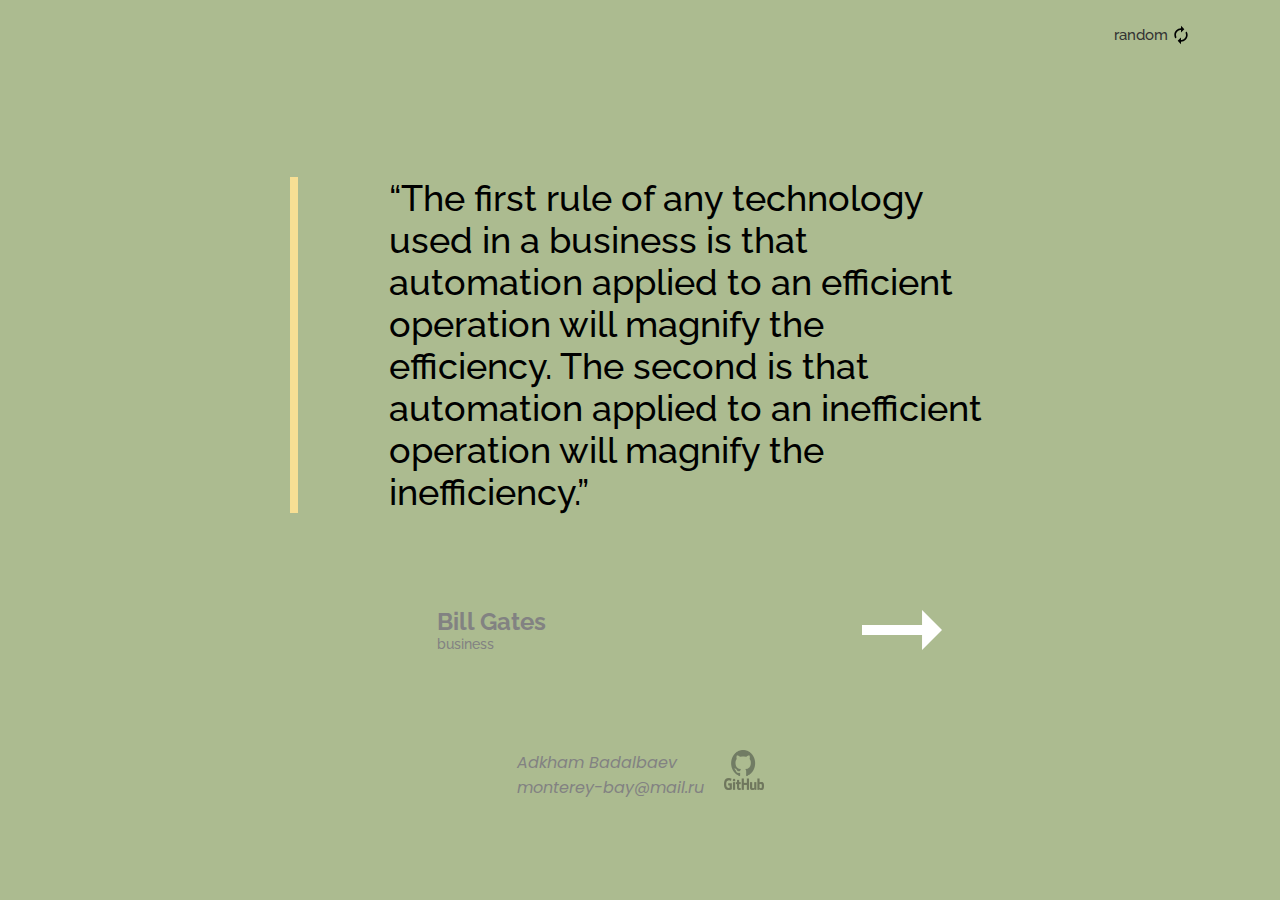
<file: index.html>
<!DOCTYPE html>
<html lang="en">
<head>
    <meta charset="UTF-8">
    <meta name="viewport" content="width=device-width, initial-scale=1.0">
    <meta name="description" content="Quotes of Bill Gates, Tony Robbins, Lana Del Rey and so on.">
    <title>Quote generator for healthy mind</title>
    <link rel="stylesheet" href="/style.css">
</head>
<body>
    <div class="oneQuoteContainer">
        <div id="randomBlock">
            <div class="randomButton">
                <a class="random js-random" href="#">
                    <p class="baseRandomButton">random</p>
                    <img class="autorenewIcon" src="/icons/autorenew-24px.svg" alt="">
                </a>
            </div>
        </div>
        <div id="quote">
            <div class="union">
                <div class="yellowLine"></div>
                <div class="phrase">
                    <p class="mainQuote js-mainQuote">
                        “The first rule of any technology
                        used in a business is that
                        automation applied to an efficient
                        operation will magnify the efficiency.
                        The second is that automation
                        applied to an inefficient operation
                        will magnify the inefficiency.”
                    </p>
                </div>
            </div>
        </div>
        <div id="authorsInfo">
            <a href="#" class="authorButton js-authorButton">
                <div class="name">
                        <p class="initials js-initials">Bill Gates</p>
                        <p class="area js-area">business</p>
                </div>
                <div class="icon">
                        <img src="/icons/arrow_right_alt-24px.svg" alt="">
                </div>
            </a>
        </div>
        <a href="https://github.com/adkhambitious" class="creator"><p class="adkhamB">Adkham Badalbaev</br>monterey-bay@mail.ru</p><img class="githubLogo" src="/icons/githubLogo.png" alt="githubLogo"></a>
    </div>
    
    
    <div class="allQuotesContainer hidden">
        <div id="randomBlock">
            <div class="randomButton">
                <a class="random" href="#">
                    <p class="randomClick js-randomClick">random</p>
                    <img src="/icons/autorenew-24px.svg" alt="">
                </a>
            </div>    
        </div>
        <div id="authorsBlock">
            <a href="#" class="author">
                <p class="authorInitials js-authorInitials">Bill Gates</p>
            </a>
        </div>
        
        <div class="quote">
            <div class="union">
                <div class="yellowLine"></div>
                <div class="phrase">
                    <p class="firstPhrase js-firstPhrase">
                        “The first rule of any technology
                        used in a business is that
                        automation applied to an efficient
                        operation will magnify the efficiency.
                        The second is that automation
                        applied to an inefficient operation
                        will magnify the inefficiency.”
                    </p>
                </div>
            </div>    
            <div class="union">
                <div class="yellowLine"></div>
                <div class="phrase">
                    <p class="secondPhrase js-secondPhrase">
                        “We always overestimate the
                        change that will occur in the next
                        two years and underestimate the
                        change that will occur in the next
                        ten. Don't let yourself be lulled into
                        inaction.”
                    </p>
                </div>
            </div>
            <div class="union">
                <div class="yellowLine"></div>
                <div class="phrase">
                    <p class="thirdPhrase js-thirdPhrase">
                        "Climate change is a terrible
                        problem, and it absolutely needs to
                        be solved. It deserves to be a huge
                        priority."
                    </p>
                </div>
            </div>
        </div>
    </div>
<script src="app.js">
</script>
</body>
</html>
</file>
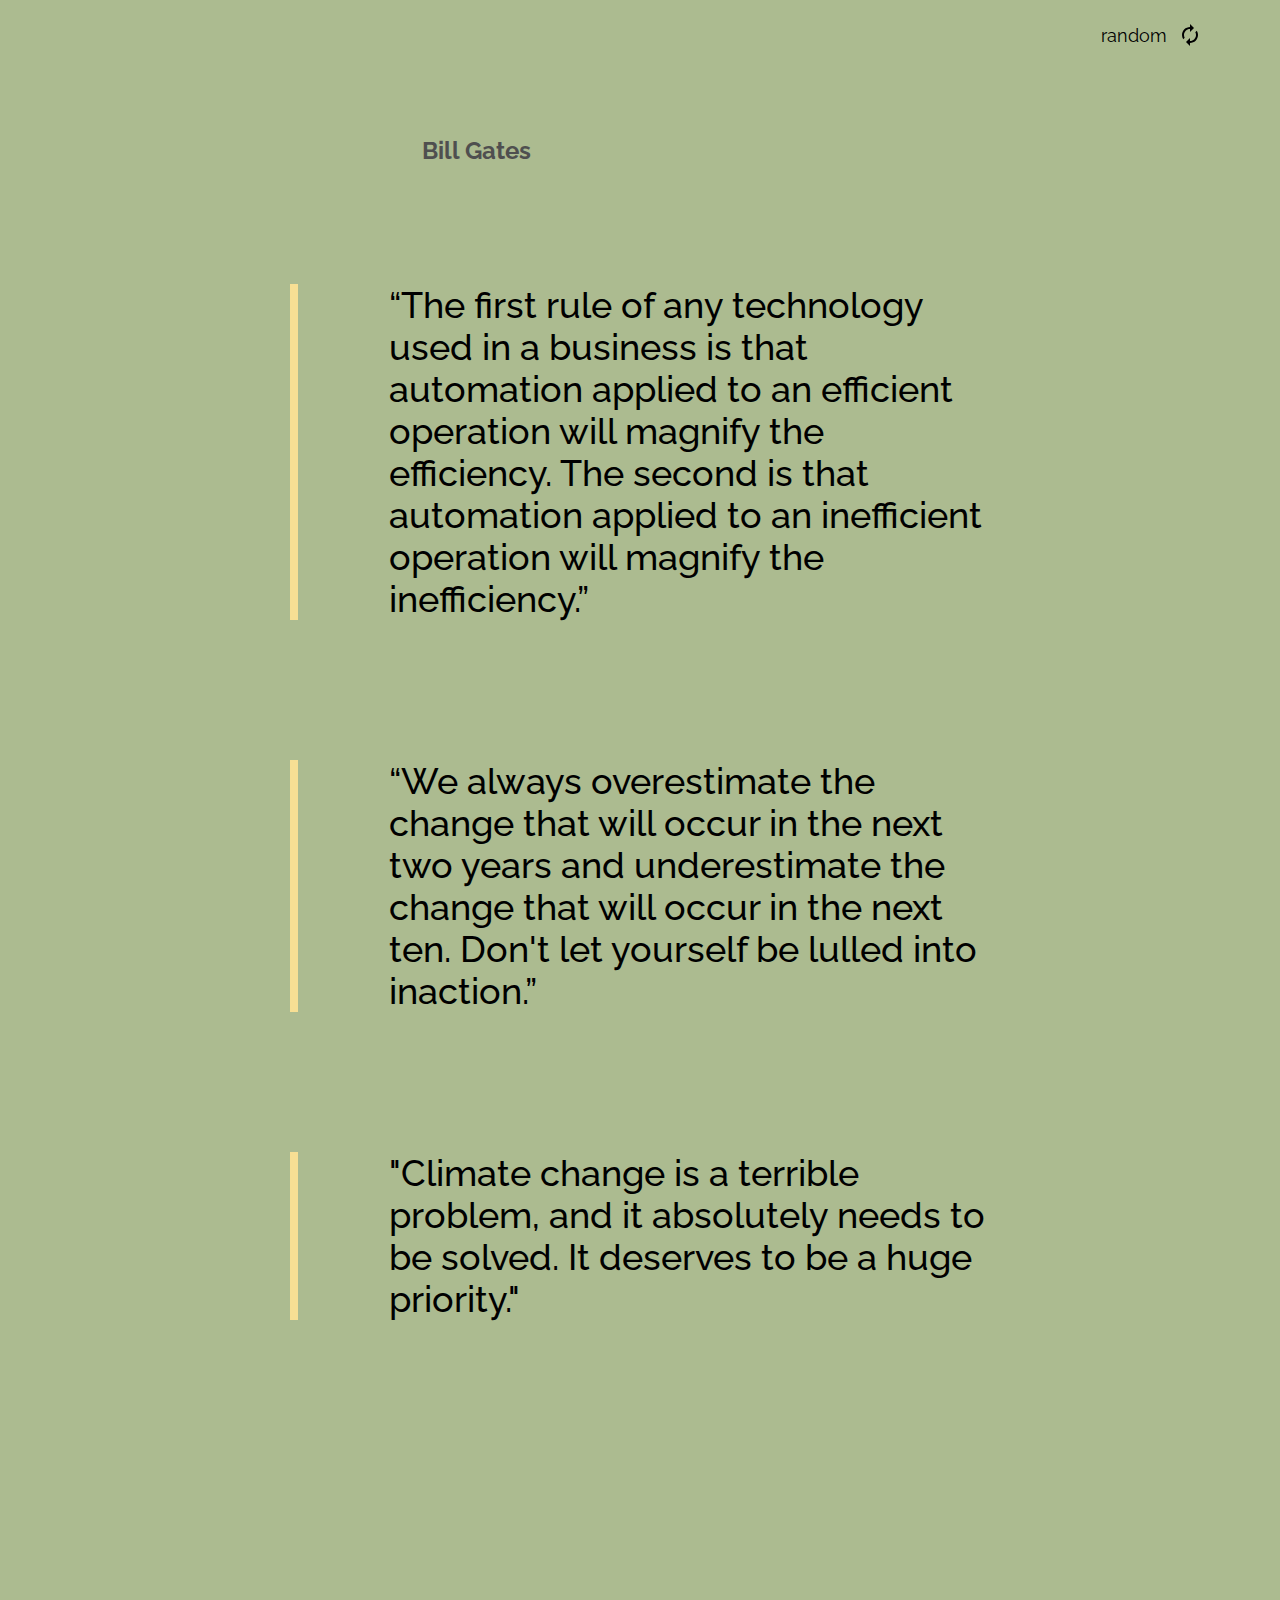
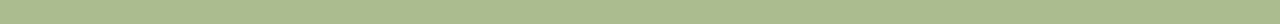
<file: authorsquote.html>
<!DOCTYPE html>
<html lang="en">
<head>
    <meta charset="UTF-8">
    <meta name="viewport" content="width=device-width, initial-scale=1.0">
    <title>authorsquote</title>
    <link rel="stylesheet" href="/quotestyle.css">
</head>
<body>
    <div class="allQuotesContainer">
        <div id="random_block">
            <div class="random_button">
                <a class="random" href="#">
                    <p>random</p>
                    <img src="/icons/autorenew-24px.svg" alt="">
                </a>
            </div>    
        </div>
        <div id="authors_block">
            <a href="#" class="author">
                <p class="initials">Bill Gates</p>
            </a>
        </div>
        
        <div class="quote">
            <div class="union">
                <div class="yellowline"></div>
                <div class="phrase">
                    <p class="one">
                        “The first rule of any technology
                        used in a business is that
                        automation applied to an efficient
                        operation will magnify the efficiency.
                        The second is that automation
                        applied to an inefficient operation
                        will magnify the inefficiency.”
                    </p>
                </div>
            </div>    
            <div class="union">
                <div class="yellowline"></div>
                <div class="phrase">
                    <p class="two">
                        “We always overestimate the
                        change that will occur in the next
                        two years and underestimate the
                        change that will occur in the next
                        ten. Don't let yourself be lulled into
                        inaction.”
                    </p>
                </div>
            </div>
            <div class="union">
                <div class="yellowline"></div>
                <div class="phrase">
                    <p class="three">
                        "Climate change is a terrible
                        problem, and it absolutely needs to
                        be solved. It deserves to be a huge
                        priority."
                    </p>
                </div>
            </div>
        </div>
    </div>
    <script src="app.js">
    </script>
</body>
</html>
</file>
<file: style.css>
@import url('base.css');

body {
    display: flex;
    justify-content: center;
}

.oneQuoteContainer {
    width: 1440px;
    height: 100vh;
    background-color: rgb(172, 187, 144);
    display: flex;
    flex-direction: column;
    align-items: center;
}

#random_block {
    width: 100%;
    height: 70px; 
    display: flex;
}

.randomButton {
    width: 20%;
    height: 100%;
    margin-left: auto;
    display: flex;
    justify-content: center;
    align-items: center;
}

.random {
    display: flex;
    align-items: center;
    justify-content: center;
    cursor: pointer;
    padding: 7px;
}

.autorenewIcon {
    width: 20px;
    height: auto;
}

.random:hover {
    background-color: #F7DF94;
    border: 1px solid #333333;
    border-radius: 10px;
}

.baseRandomButton {
    font-size: 18px;
    font-family: 'Raleway', sans-serif;
    font-weight: 500;
    color: #333333;
    margin-right: 3px;
}

.randomButton a {
    text-decoration: none;
}

#quote {
    width: 100%;
    height: 500px;
    display: flex;
    align-items: center;
    justify-content: center;
}
 
.union {
    position: relative;
    display: flex;
    flex-direction: row;
    width: 45%;
    height: auto;
}

.yellowLine {
    position: absolute;
    width: 8px;
    height: 100%;
    background-color: #F7DF94;
}

.phrase {
    font-size: 36px;
    font-family: 'Raleway', sans-serif;
    font-weight: 500;
    font-style: normal;
    color: #000000;
    min-width: 50%;
    height: auto;
}

#authorsInfo {
   width: 100%;
   height: 20%; 
   display: flex;
   justify-content: center;
}

.authorButton {
    width: 43%;
    height: 120px;
    display: flex;
    flex-direction: row;
    align-items: center;
    justify-content: space-between;
    margin-left: 7%;
}

#authorsInfo a {
    text-decoration: none;
}

.authorButton .name {
    width: 60%;
    height: 100%;
    display: flex;
    flex-direction: column;
    justify-content: center;
    margin-left: 5%;
}

.authorButton .initials {
    font-family: 'Raleway', sans-serif;
    font-weight: bold;
    font-size: 24px;
    line-height: 28px;
    color: #828282;
}

.authorButton .area {
    font-family: 'Raleway', sans-serif;
    font-weight: 500;
    color: #828282;
    font-size: 14px;
    line-height: 16px;
}

.authorButton .icon {
    width: 10%;
    height: 100%;
    display: flex;
    margin-right: 30px;
    justify-content: center;
}

.authorButton:hover {
    background-color: #333333;
}

.authorButton:hover .initials, 
.authorButton:hover .area {
    color: #F2F2F2;
}

.creator {
    width: 20%;
    height: 50px;
    display: flex;
    justify-content: center;
    text-decoration: none;
}

.adkhamB {
    font-family: 'Poppins', sans-serif;
    font-style: italic;
    color: #828282;
}

.githubLogo {
    width: 40px;
    height: 40px;
    margin-left: 20px;
    opacity: 0.4;
}

.allQuotesContainer {
    width: 1440px;
    height: 1624px;
    background-color: rgb(172, 187, 144);
    ;
    display: flex;
    
    flex-direction: column;
    align-items: center;
}

.hidden {
    display: none;
}

#randomBlock {  /*1-st block*/
    width: 100%;
    height: 70px;
    display: flex;
}

.randomButton {
    width: 20%;
    height: 100%;
    margin-left: auto;
    display: flex;
    justify-content: center;
    align-items: center;
}

.random:hover {
    border: 1px solid #333333;
    border-radius: 10px;
}

.randomClick {
    font-size: 18px;
    font-family: "Raleway", sans-serif;
    font-style: normal;
    color: #333333;
    margin-right: 11px;
}

.randomButton a {
    text-decoration: none;
}

#authorsBlock {
    width: 100%;
    height: 10%;
    display: flex;
    align-items: center;
 }
 
#authorsBlock a {
    text-decoration: none;
}
 
.author {
    min-width: auto;
    height: 50%;
    display: flex;
    align-items: center;
    justify-content: center;
    margin-left: 33%;
}

.authorInitials {
    font-family: "Raleway", sans-serif;
    font-weight: bold;
    font-size: 24px;
    line-height: 28px;
    color: #4F4F4F;
}

.quote {
    width: 100%;
    min-height: 60px;
    display: flex;
    flex-direction: column;
    align-items: center;
    justify-content: center;
}
 
.union {
    display: flex;
    position: relative;
    flex-direction: row;
    width: 700px;
    height: auto;
    margin-top: 50px;
}

.phrase {
    font-size: 36px;
    font-family: "Raleway", sans-serif;
    font-style: normal;
    margin-left: 99px;
    font-weight: 500;
    color: #000000;
    min-width: 50%;
    height: auto;
}

@media screen and (max-width: 1440px) {
    .baseRandomButton {
        font-size: 15px;
        margin-right: 3px;
    }
    .creator {
        width: 300px;
    }
}

@media screen and (max-width: 991px) {
    .baseRandomButton {
        font-size: 12px;
        margin-right: 3px;
    }
    .randomButton {
        width: 30%;
    }
    .union {
        width: 500px;
    }
    .phrase {
        font-size: 26px;
        margin-left: 75px;
    }
        
    .random img {
        width: 20%;
        height: auto;
    }
    .random {
        display: flex;        
    }
    .authorButton {
        width: 400px;
        height: 80px;
    }
    .authorButton .initials, .authorInitials {
        font-size: 18px;
    }
    .authorButton .area {
        font-size: 11px;
    }
    .creator {
        width: 190px;
        height: 35px;
        display: flex;
    }
    .adkhamB {
        font-size: 12px;
    }
    .githubLogo {
        width: 30px;
        height: 30px;
        margin-left: 5px;
    }
}
@media screen and (max-width: 767px) {
    /* стили для средних планшетов - начало */
    .union {
        width: 400px;
    }
    .phrase {
        font-size: 22px;
        margin-left: 50px;
    }
    .baseRandomButton {
        font-size: 12px;
        margin-right: 3px;
    }
    
    .randomButton {
        width: 40%;
    }
    
}
    
@media screen and (max-width: 479px) {
    /* стили для телефонов - начало */
    .union {
        width: 250px;
        margin-top: 40px;
    }
    .phrase {
        font-size: 15px;
        margin-left: 30px;
    }
    .baseRandomButton, .randomClick {
        font-size: 12px;
        margin-right: 3px;
    }
    .randomButton {
        width: 40%;
    }
    .authorButton {
        width: 300px;
        height: 70px;
    }
    .authorInitials {
        font-size: 18px;
    }
    #quote {
        height: 300px;
    }
    #authorsBlock {
       height: 50px; 
    }
    
}
</file>
<file: quotestyle.css>
@import url('base.css');

body {
    display: flex;
    justify-content: center;
}

.allQuotesContainer {
    width: 1440px;
    height: 1624px;
    background-color: rgb(172, 187, 144);
    display: flex;
    flex-direction: column;
    align-items: center;
}

#random_block {  /*1-st block*/
    width: 100%;
    height: 70px;
    display: flex;
}

.random_button {
    width: 20%;
    height: 100%;
    margin-left: auto;
    display: flex;
    justify-content: center;
    align-items: center;
}

.random {
    width: 40%;
    height: 70%;
    align-items: center;
    display: flex;
    justify-content: center;
    cursor: pointer;
}

.random:hover {
    background-color: #c5b1b1;
    border: 1px solid #333333;
    border-radius: 10px;
}

.random_button a p {
    font-size: 18px;
    font-family: "Raleway", sans-serif;
    font-style: normal;
    color: #000000;
    margin-right: 11px;
}

.random_button a {
    text-decoration: none;
}

#authors_block {
    width: 100%;
    height: 10%;
    display: flex;
    align-items: center;
 }
 
#authors_block a {
    text-decoration: none;
}
 
.author {
    min-width: auto;
    height: 50%;
    display: flex;
    align-items: center;
    justify-content: center;
    margin-left: 33%;
}

.author .initials {
    font-family: "Raleway", sans-serif;
    font-weight: bold;
    font-size: 24px;
    line-height: 28px;
    color: #4F4F4F;
}

.quote {
    width: 100%;
    height: 1000px;
    display: flex;
    flex-direction: column;
    align-items: center;
    justify-content: center;
}
 
.union {
    position: relative;
    display: flex;
    flex-direction: row;
    width: 700px;
    height: auto;
    margin-top: 140px;
}

.yellowline {
    position: absolute;
    width: 8px;
    height: 100%;
    background-color: #F7DF94;
}

.phrase {
    font-size: 36px;
    font-family: "Raleway", sans-serif;
    font-style: normal;
    margin-left: 99px;
    font-weight: 500;
    color: #000000;
}

.phrase {
    min-width: 50%;
    height: auto
}
</file>
